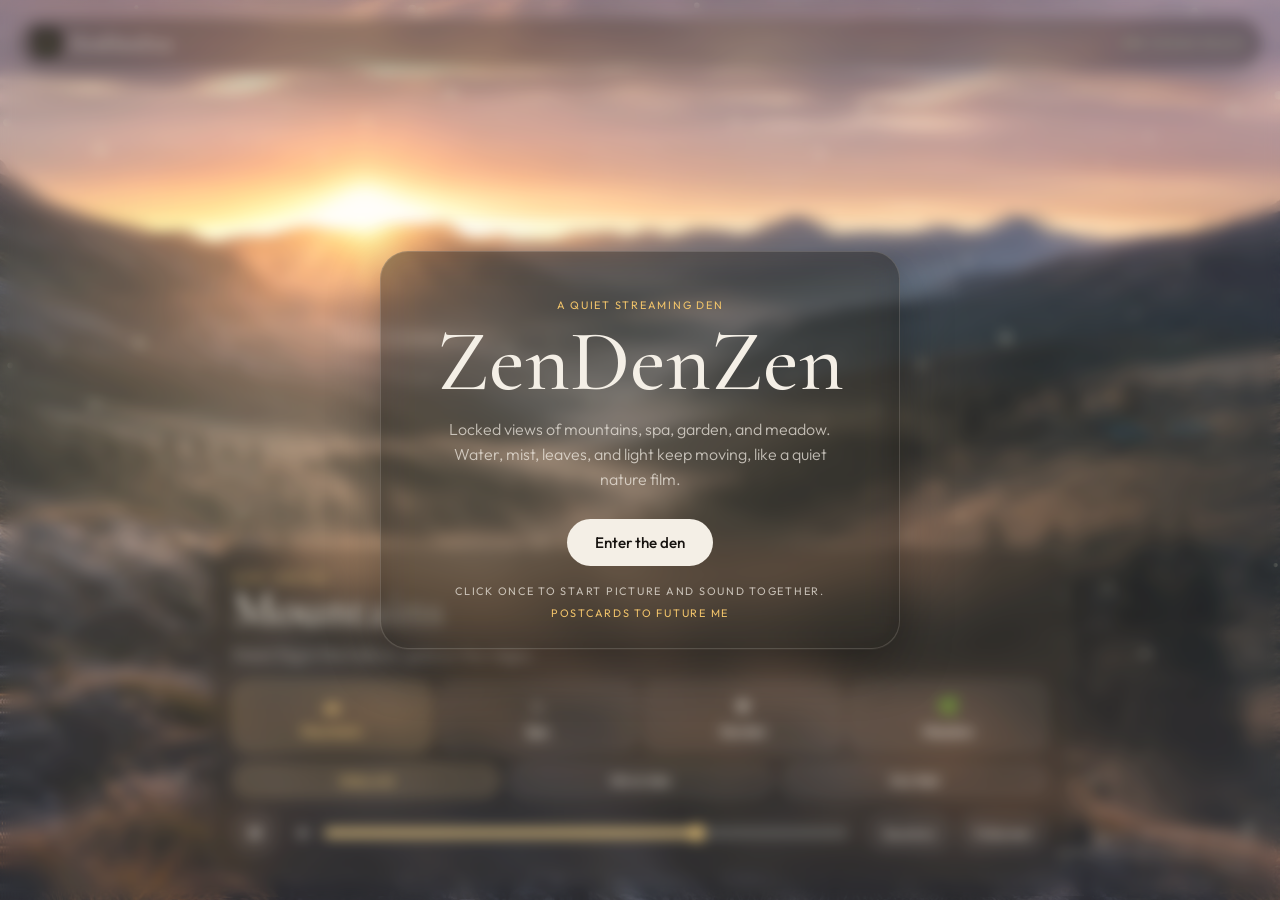
<file: index.html>
<!DOCTYPE html>
<html lang="en">
  <head>
    <meta charset="utf-8" />
    <meta name="viewport" content="width=device-width, initial-scale=1, viewport-fit=cover" />
    <meta name="theme-color" content="#7ec8ff" />
    <meta
      name="description"
      content="ZenDenZen holds still views of mountains, spa, garden, and meadow while the atmosphere keeps moving, with relaxing spa audio."
    />
    <meta property="og:title" content="ZenDenZen" />
    <meta
      property="og:description"
      content="Still views. Living weather. Spa sound."
    />
    <meta property="og:type" content="website" />
    <title>ZenDenZen — living views, spa sound</title>
    <link rel="icon" href="./favicon.svg" type="image/svg+xml" />
    <link rel="preconnect" href="https://fonts.googleapis.com" />
    <link rel="preconnect" href="https://fonts.gstatic.com" crossorigin />
    <link rel="preconnect" href="https://assets.mixkit.co" crossorigin />
    <link
      href="https://fonts.googleapis.com/css2?family=Cormorant+Garamond:ital,wght@0,500;0,600;1,500&family=Outfit:wght@300;400;500;600&display=swap"
      rel="stylesheet"
    />
    <link rel="stylesheet" href="./styles.css" />
  </head>
  <body>
    <div class="stage" aria-hidden="true">
      <div id="viewA" class="film is-front">
        <img class="plate" alt="" />
        <canvas class="atmosphere"></canvas>
      </div>
      <div id="viewB" class="film">
        <img class="plate" alt="" />
        <canvas class="atmosphere"></canvas>
      </div>
      <div class="wash"></div>
      <div class="vignette"></div>
    </div>

    <div id="gate" class="gate">
      <div class="gate-card">
        <p class="eyebrow">A quiet streaming den</p>
        <h1>ZenDenZen</h1>
        <p class="lede">
          Locked views of mountains, spa, garden, and meadow. Water, mist, leaves,
          and light keep moving, like a quiet nature film.
        </p>
        <button id="enterBtn" class="enter" type="button">Enter the den</button>
        <p class="hint">Click once to start picture and sound together.</p>
        <p class="hint"><a href="./postcards/">Postcards to Future Me</a></p>
      </div>
    </div>

    <header class="topbar">
      <div class="brand">
        <img src="./favicon.svg" width="28" height="28" alt="" />
        <span>ZenDenZen</span>
      </div>
      <p id="nowPlaying" class="now-playing">Spa sound ready</p>
    </header>

    <section class="hud" aria-label="Playback controls">
      <div class="scene-copy">
        <p id="sceneKicker" class="kicker">Now viewing</p>
        <h2 id="sceneTitle">Mountains</h2>
        <p id="sceneBlurb">Dawn fog in the hollows, gold on the ridges.</p>
      </div>

      <div class="scene-row" role="tablist" aria-label="Ambient scenes">
        <button class="scene is-active" data-scene="mountains" type="button" role="tab" aria-selected="true">
          <span class="scene-icon" aria-hidden="true">⛰</span>
          Mountains
        </button>
        <button class="scene" data-scene="spa" type="button" role="tab" aria-selected="false">
          <span class="scene-icon" aria-hidden="true">♨</span>
          Spa
        </button>
        <button class="scene" data-scene="garden" type="button" role="tab" aria-selected="false">
          <span class="scene-icon" aria-hidden="true">❀</span>
          Garden
        </button>
        <button class="scene" data-scene="meadow" type="button" role="tab" aria-selected="false">
          <span class="scene-icon" aria-hidden="true">🌿</span>
          Meadow
        </button>
      </div>

      <div id="variantRow" class="variant-row" role="radiogroup" aria-label="Atmosphere options"></div>

      <div class="transport">
        <button id="playBtn" class="icon-btn" type="button" aria-label="Pause">
          <svg id="playIcon" viewBox="0 0 24 24" aria-hidden="true">
            <rect x="6" y="5" width="4" height="14" rx="1"></rect>
            <rect x="14" y="5" width="4" height="14" rx="1"></rect>
          </svg>
        </button>
        <label class="volume">
          <span class="sr-only">Volume</span>
          <svg viewBox="0 0 24 24" aria-hidden="true">
            <path d="M4 10v4h3l5 4V6L7 10H4z" fill="currentColor"></path>
            <path d="M16 8.5a5 5 0 0 1 0 7" fill="none" stroke="currentColor" stroke-width="1.6" stroke-linecap="round"></path>
          </svg>
          <input id="volume" type="range" min="0" max="100" value="72" />
        </label>
        <button id="muteBtn" class="text-btn" type="button">Sound on</button>
        <button id="fullscreenBtn" class="text-btn" type="button">Fullscreen</button>
      </div>
    </section>

    <footer class="credits">
      Locked-camera plates with living weather. Spa audio by Eugenio Mininni &amp; Arulo.
    </footer>

    <script src="./audio.js"></script>
    <script src="./scenes.js"></script>
    <script src="./app.js"></script>
  </body>
</html>
</file>
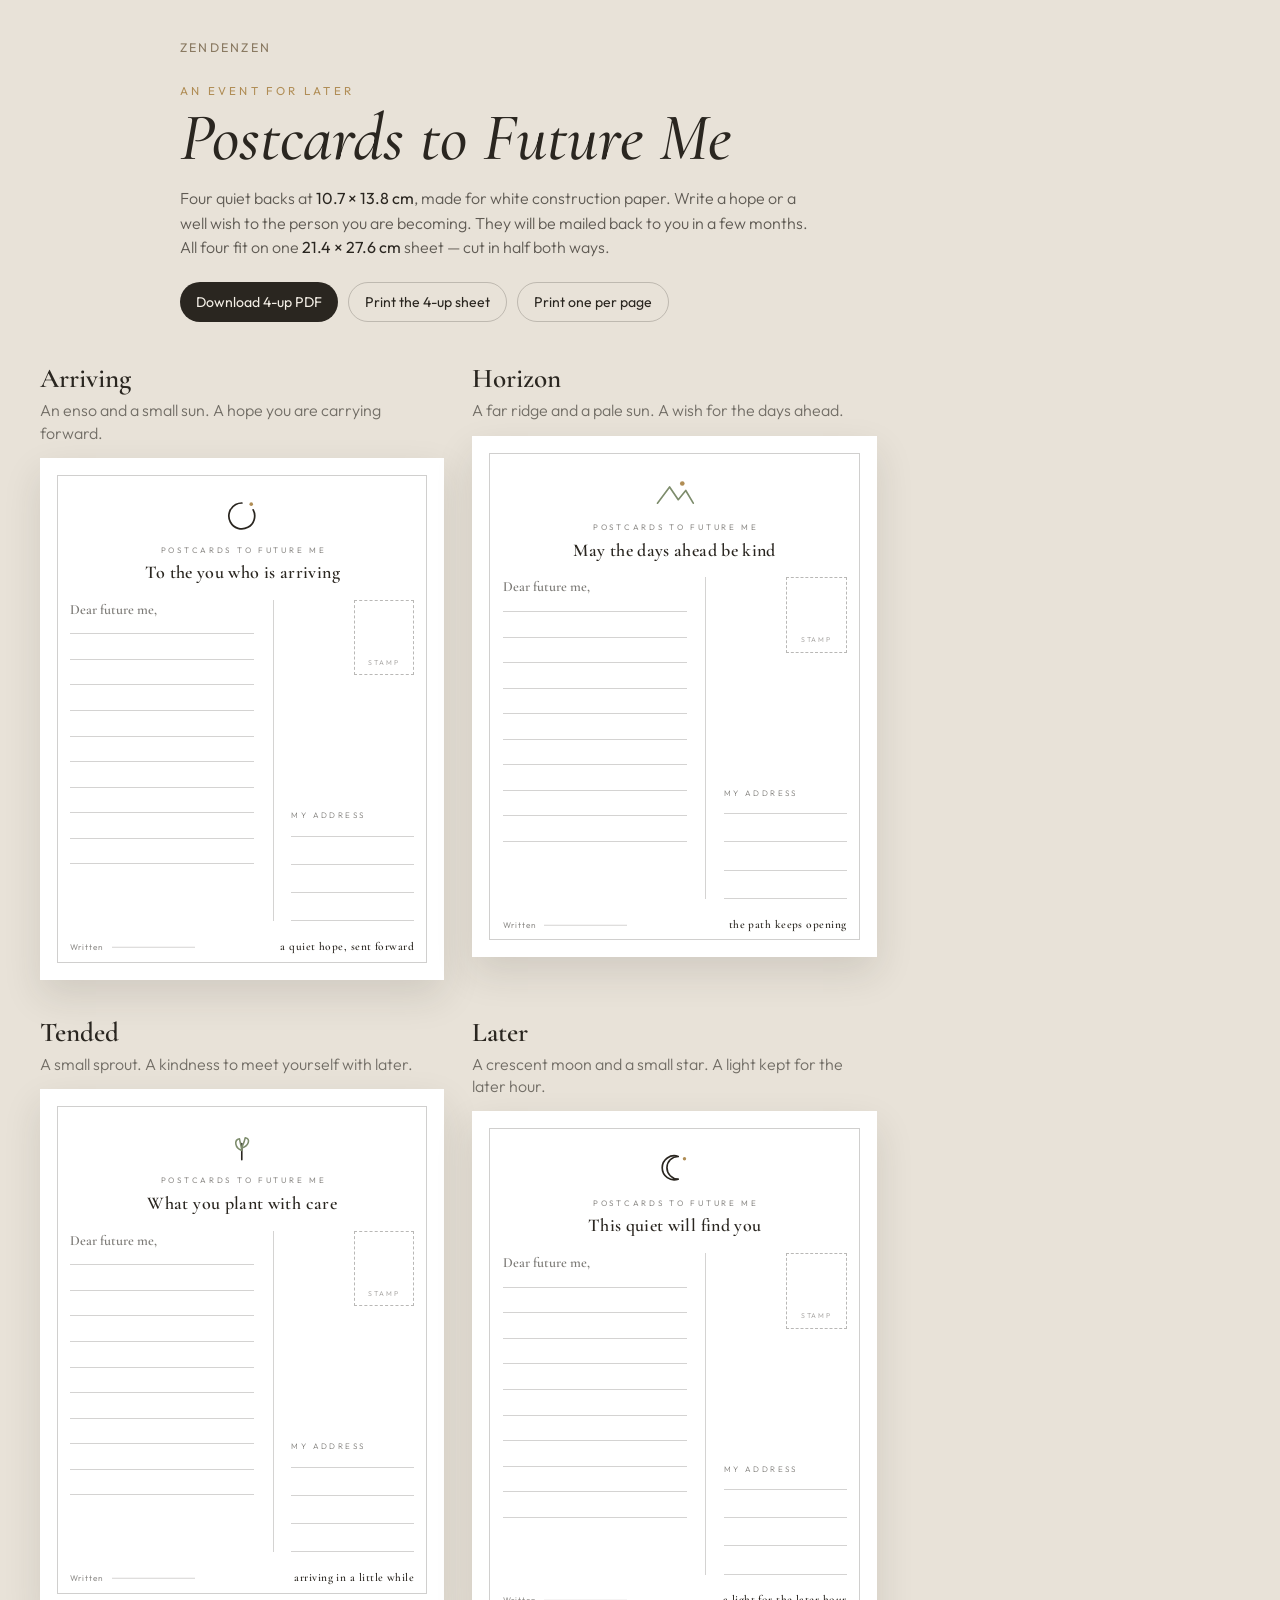
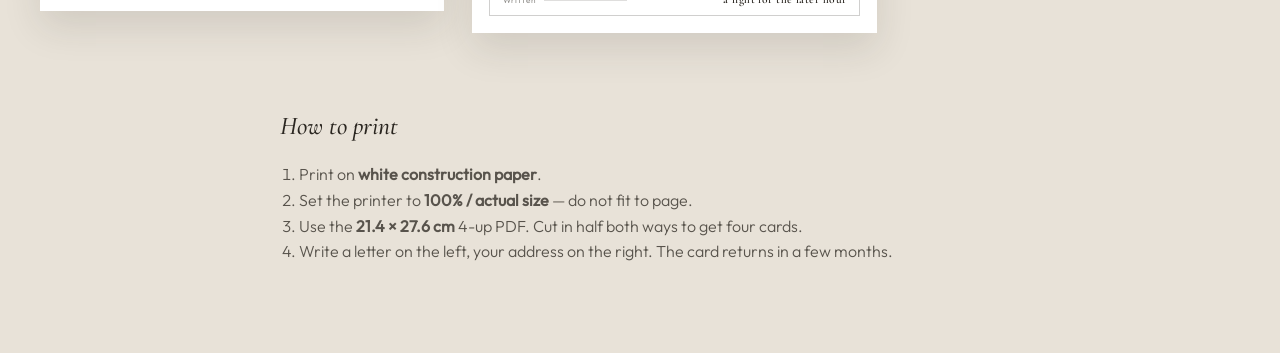
<file: postcards/index.html>
<!DOCTYPE html>
<html lang="en">
  <head>
    <meta charset="utf-8" />
    <meta name="viewport" content="width=device-width, initial-scale=1" />
    <title>Postcards to Future Me — 10.7 × 13.8 cm</title>
    <meta
      name="description"
      content="Four zen postcard backs for Postcards to Future Me. Print four to a 21.4cm × 27.6cm sheet."
    />
    <link rel="icon" href="../favicon.svg" type="image/svg+xml" />
    <link rel="stylesheet" href="./fonts.css" />
    <link rel="stylesheet" href="./cards.css" />
    <link rel="stylesheet" href="./gallery.css" />
  </head>
  <body>
    <svg xmlns="http://www.w3.org/2000/svg" aria-hidden="true" class="sprite">
      <symbol id="motif-arriving" viewBox="0 0 36 36" fill="none">
        <circle cx="18" cy="19" r="11.2" stroke="#2a2620" stroke-width="1.5" stroke-linecap="round" stroke-dasharray="58 12" transform="rotate(-28 18 19)"/>
        <circle cx="26.2" cy="8.8" r="1.55" fill="#b08d55" stroke="none"/>
      </symbol>
      <symbol id="motif-horizon" viewBox="0 0 36 36" fill="none">
        <path d="M3 27 L13.5 13 L21 24 L27.5 16 L34 27" stroke="#7d8c6c" stroke-width="1.45" stroke-linecap="round" stroke-linejoin="round"/>
        <circle cx="24.5" cy="10" r="2" fill="#b08d55" stroke="none"/>
      </symbol>
      <symbol id="motif-tended" viewBox="0 0 36 36" fill="none">
        <path d="M18 30 V16" stroke="#2a2620" stroke-width="1.4" stroke-linecap="round"/>
        <path d="M18 22 C12 20 11 13 16 12 C17 17 18 20 18 22" stroke="#7d8c6c" stroke-width="1.35" stroke-linecap="round" stroke-linejoin="round"/>
        <path d="M18 20 C24 18 26 12 21 11 C20 16 18 19 18 20" stroke="#7d8c6c" stroke-width="1.35" stroke-linecap="round" stroke-linejoin="round"/>
      </symbol>
      <symbol id="motif-later" viewBox="0 0 36 36" fill="none">
        <path d="M21 8.2 A10.4 10.4 0 1 0 21 27.8 A7.6 7.6 0 1 1 21 8.2 Z" stroke="#2a2620" stroke-width="1.45" stroke-linejoin="round"/>
        <circle cx="26.4" cy="10.2" r="1.45" fill="#b08d55" stroke="none"/>
      </symbol>
    </svg>

    <header class="page-head">
      <a class="home" href="../">ZenDenZen</a>
      <p class="eyebrow">An event for later</p>
      <h1>Postcards to Future Me</h1>
      <p class="lede">
        Four quiet backs at <strong>10.7 × 13.8 cm</strong>, made for white construction
        paper. Write a hope or a well wish to the person you are becoming. They
        will be mailed back to you in a few months. All four fit on one
        <strong>21.4 × 27.6 cm</strong> sheet — cut in half both ways.
      </p>
      <div class="actions">
        <a class="btn" href="./pdf/zen-postcards.pdf" download>Download 4-up PDF</a>
        <a class="btn ghost" href="./print-sheet.html">Print the 4-up sheet</a>
        <a class="btn ghost" href="./print-exact.html">Print one per page</a>
      </div>
    </header>

    <main class="gallery">
      <section>
        <h2>Arriving</h2>
        <p>An enso and a small sun. A hope you are carrying forward.</p>
        <article class="card theme-arriving">
          <div class="frame"></div>
          <header class="head">
            <svg aria-hidden="true"><use href="#motif-arriving"/></svg>
            <p class="event">Postcards to Future Me</p>
            <h3 class="prompt">To the you who is arriving</h3>
          </header>
          <div class="split">
            <section class="letter">
              <p class="salute">Dear future me,</p>
              <div class="lines" aria-hidden="true"><span></span><span></span><span></span><span></span><span></span><span></span><span></span><span></span><span></span><span></span></div>
            </section>
            <div class="rule" aria-hidden="true"></div>
            <section class="address">
              <div class="stamp">stamp</div>
              <p class="label">My address</p>
              <div class="lines" aria-hidden="true"><span></span><span></span><span></span><span></span></div>
            </section>
          </div>
          <footer class="foot">
            <span class="date">Written <span class="blank"></span></span>
            <span class="wish">a quiet hope, sent forward</span>
          </footer>
        </article>
      </section>

      <section>
        <h2>Horizon</h2>
        <p>A far ridge and a pale sun. A wish for the days ahead.</p>
        <article class="card theme-horizon">
          <div class="frame"></div>
          <header class="head">
            <svg aria-hidden="true"><use href="#motif-horizon"/></svg>
            <p class="event">Postcards to Future Me</p>
            <h3 class="prompt">May the days ahead be kind</h3>
          </header>
          <div class="split">
            <section class="letter">
              <p class="salute">Dear future me,</p>
              <div class="lines" aria-hidden="true"><span></span><span></span><span></span><span></span><span></span><span></span><span></span><span></span><span></span><span></span></div>
            </section>
            <div class="rule" aria-hidden="true"></div>
            <section class="address">
              <div class="stamp">stamp</div>
              <p class="label">My address</p>
              <div class="lines" aria-hidden="true"><span></span><span></span><span></span><span></span></div>
            </section>
          </div>
          <footer class="foot">
            <span class="date">Written <span class="blank"></span></span>
            <span class="wish">the path keeps opening</span>
          </footer>
        </article>
      </section>

      <section>
        <h2>Tended</h2>
        <p>A small sprout. A kindness to meet yourself with later.</p>
        <article class="card theme-tended">
          <div class="frame"></div>
          <header class="head">
            <svg aria-hidden="true"><use href="#motif-tended"/></svg>
            <p class="event">Postcards to Future Me</p>
            <h3 class="prompt">What you plant with care</h3>
          </header>
          <div class="split">
            <section class="letter">
              <p class="salute">Dear future me,</p>
              <div class="lines" aria-hidden="true"><span></span><span></span><span></span><span></span><span></span><span></span><span></span><span></span><span></span><span></span></div>
            </section>
            <div class="rule" aria-hidden="true"></div>
            <section class="address">
              <div class="stamp">stamp</div>
              <p class="label">My address</p>
              <div class="lines" aria-hidden="true"><span></span><span></span><span></span><span></span></div>
            </section>
          </div>
          <footer class="foot">
            <span class="date">Written <span class="blank"></span></span>
            <span class="wish">arriving in a little while</span>
          </footer>
        </article>
      </section>

      <section>
        <h2>Later</h2>
        <p>A crescent moon and a small star. A light kept for the later hour.</p>
        <article class="card theme-later">
          <div class="frame"></div>
          <header class="head">
            <svg aria-hidden="true"><use href="#motif-later"/></svg>
            <p class="event">Postcards to Future Me</p>
            <h3 class="prompt">This quiet will find you</h3>
          </header>
          <div class="split">
            <section class="letter">
              <p class="salute">Dear future me,</p>
              <div class="lines" aria-hidden="true"><span></span><span></span><span></span><span></span><span></span><span></span><span></span><span></span><span></span><span></span></div>
            </section>
            <div class="rule" aria-hidden="true"></div>
            <section class="address">
              <div class="stamp">stamp</div>
              <p class="label">My address</p>
              <div class="lines" aria-hidden="true"><span></span><span></span><span></span><span></span></div>
            </section>
          </div>
          <footer class="foot">
            <span class="date">Written <span class="blank"></span></span>
            <span class="wish">a light for the later hour</span>
          </footer>
        </article>
      </section>
    </main>

    <aside class="how">
      <h2>How to print</h2>
      <ol>
        <li>Print on <strong>white construction paper</strong>.</li>
        <li>Set the printer to <strong>100% / actual size</strong> — do not fit to page.</li>
        <li>Use the <strong>21.4 × 27.6 cm</strong> 4-up PDF. Cut in half both ways to get four cards.</li>
        <li>Write a letter on the left, your address on the right. The card returns in a few months.</li>
      </ol>
    </aside>
  </body>
</html>
</file>
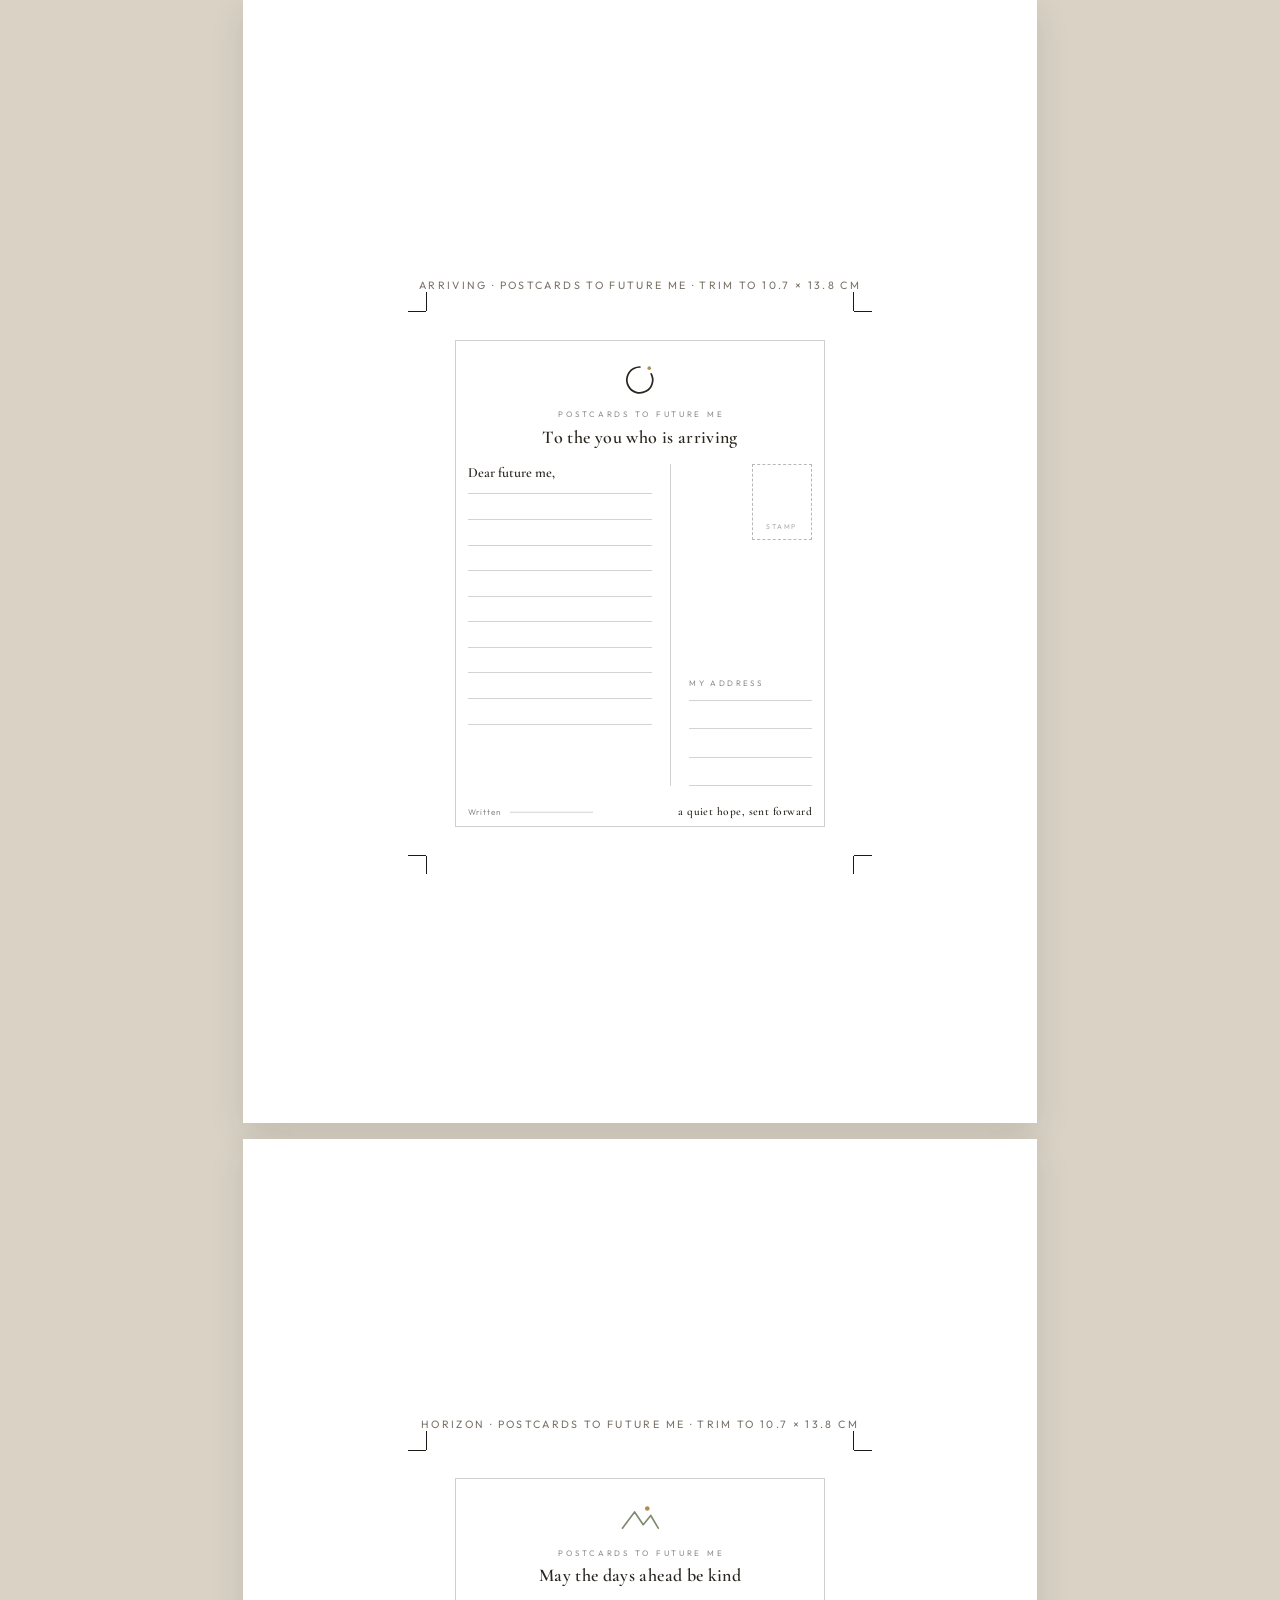
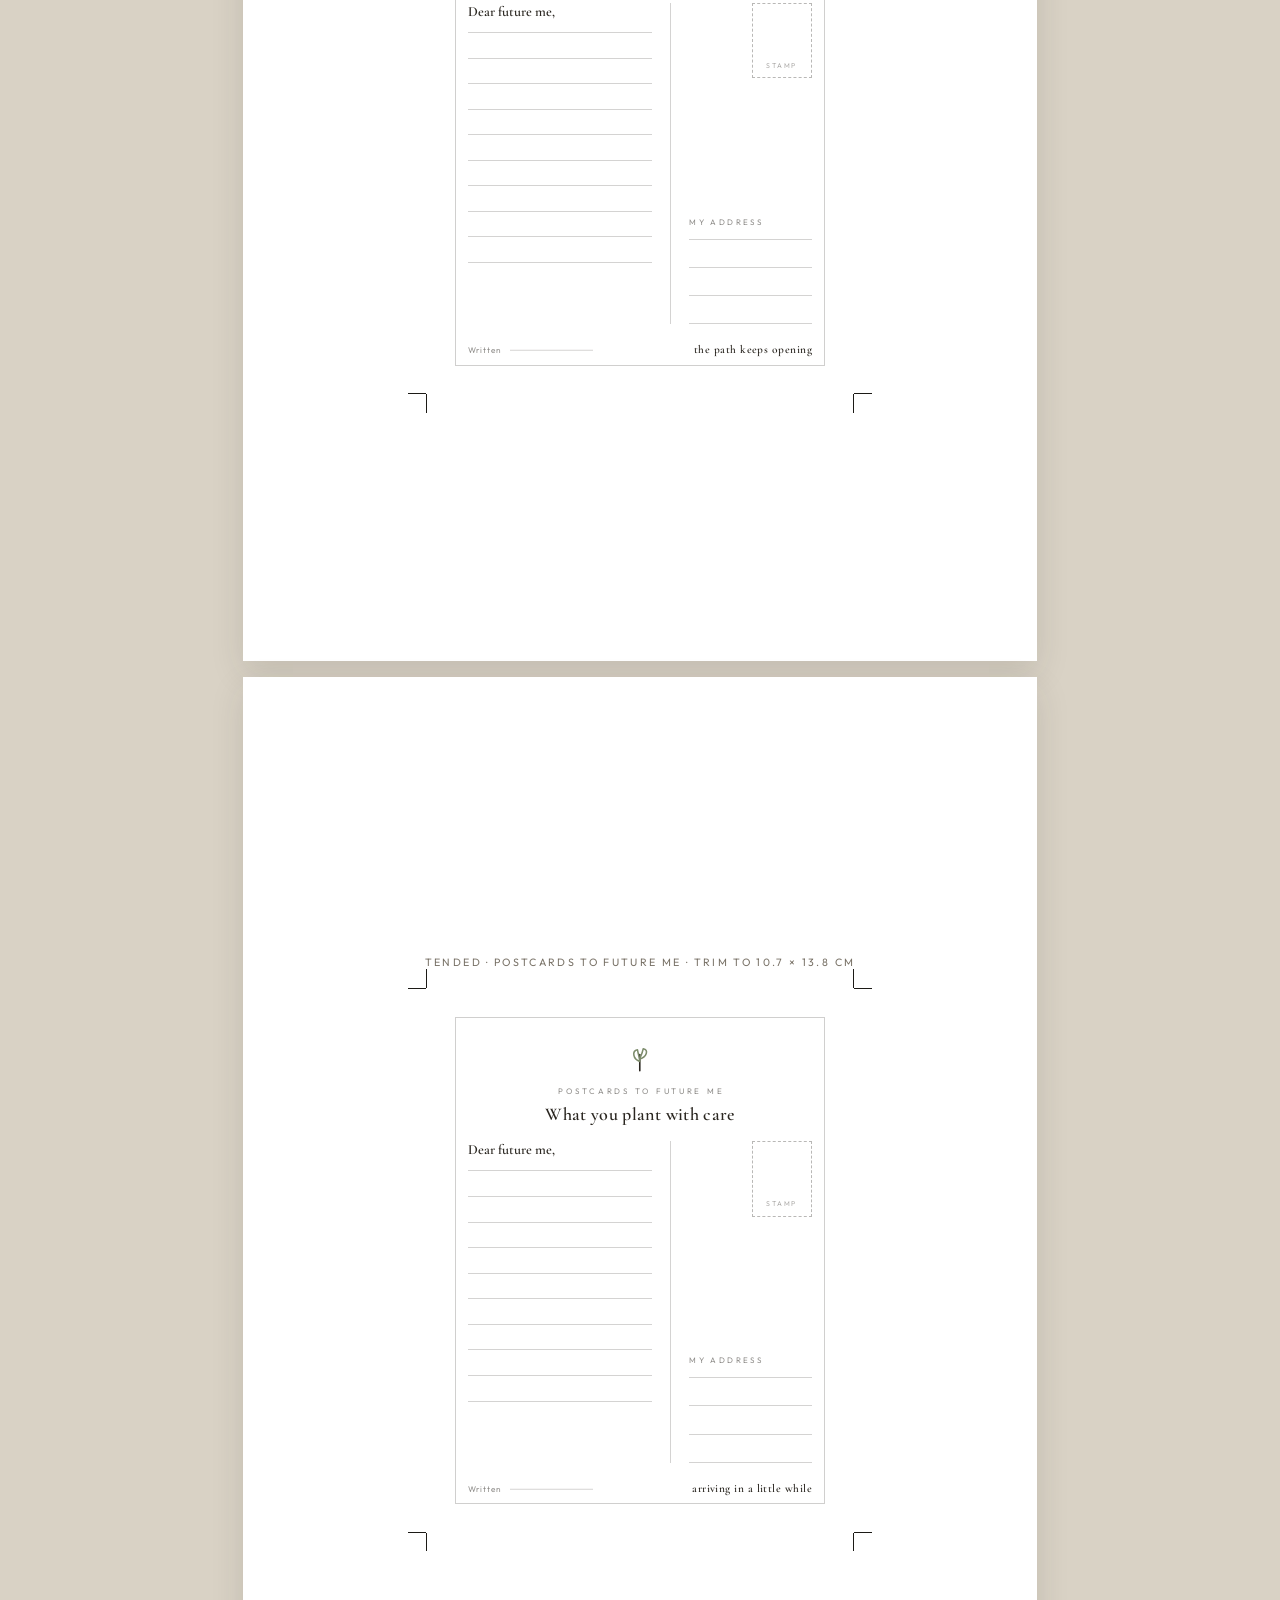
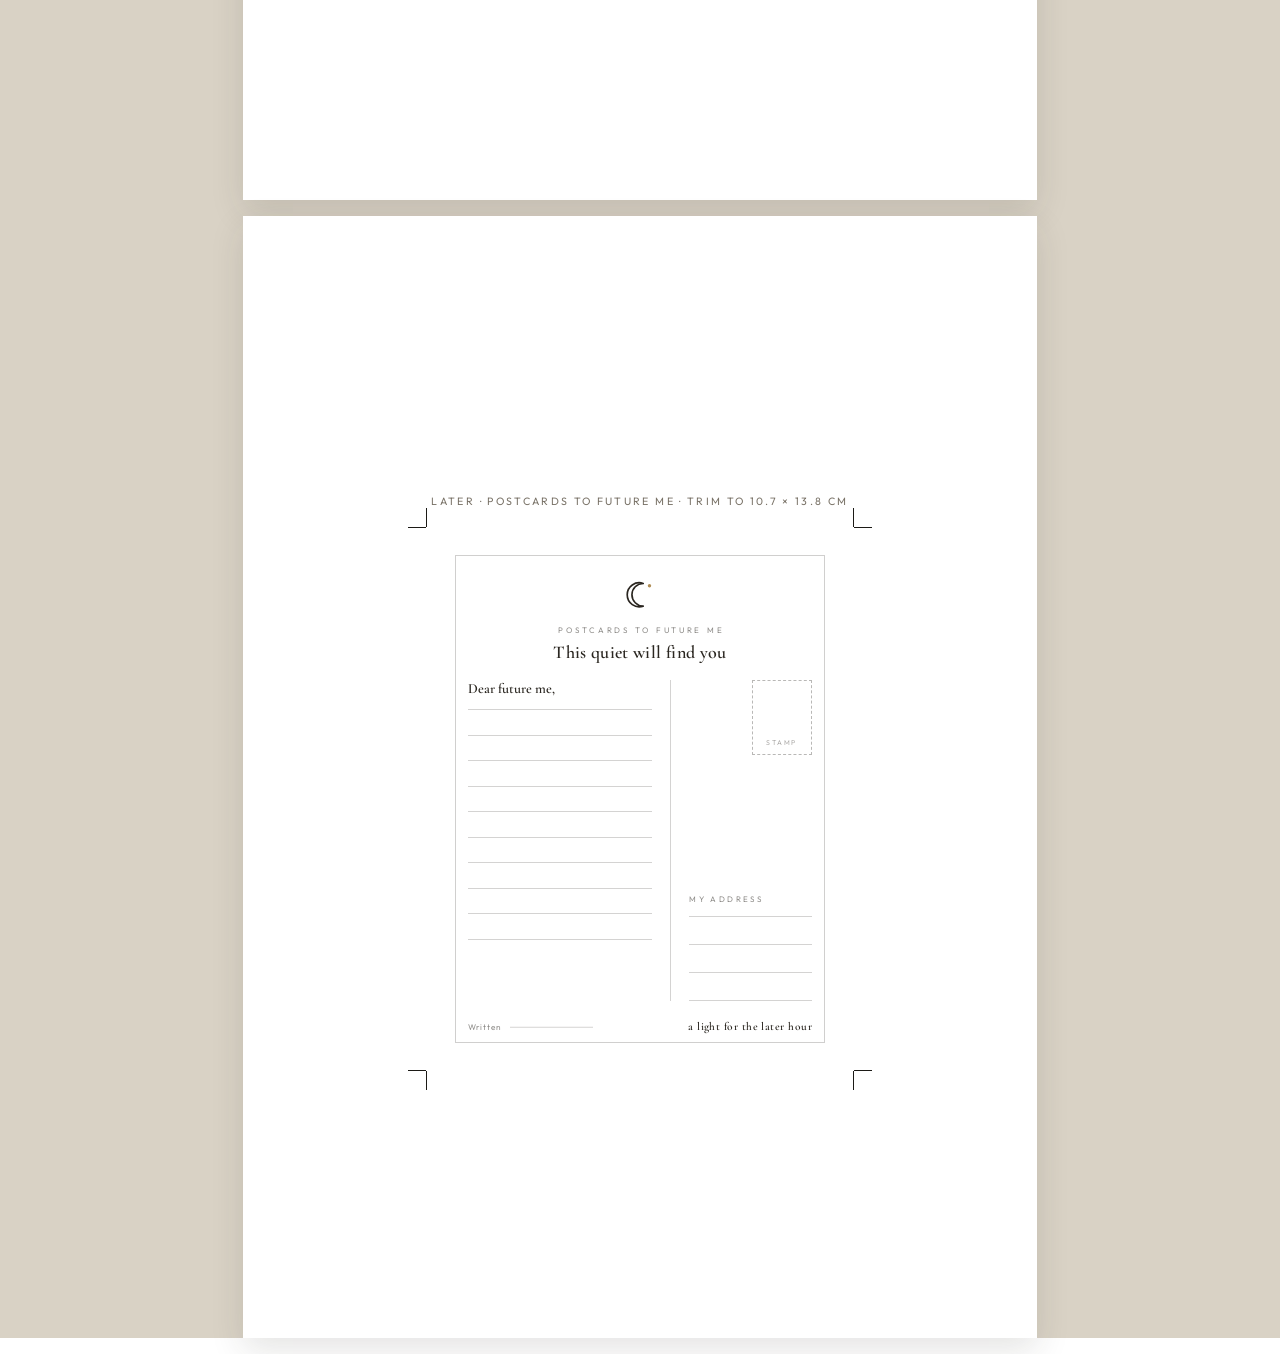
<file: postcards/print-a4.html>
<!DOCTYPE html>
<html lang="en">
  <head>
    <meta charset="utf-8" />
    <title>Print Postcards to Future Me on A4 — crop to 10.7 × 13.8 cm</title>
    <link rel="stylesheet" href="./fonts.css" />
    <link rel="stylesheet" href="./cards.css" />
    <link rel="stylesheet" href="./print-a4.css" />
  </head>
  <body>
    
    <svg xmlns="http://www.w3.org/2000/svg" aria-hidden="true" class="sprite">
      <symbol id="motif-arriving" viewBox="0 0 36 36" fill="none">
        <circle cx="18" cy="19" r="11.2" stroke="#2a2620" stroke-width="1.5" stroke-linecap="round" stroke-dasharray="58 12" transform="rotate(-28 18 19)"/>
        <circle cx="26.2" cy="8.8" r="1.55" fill="#b08d55" stroke="none"/>
      </symbol>
      <symbol id="motif-horizon" viewBox="0 0 36 36" fill="none">
        <path d="M3 27 L13.5 13 L21 24 L27.5 16 L34 27" stroke="#7d8c6c" stroke-width="1.45" stroke-linecap="round" stroke-linejoin="round"/>
        <circle cx="24.5" cy="10" r="2" fill="#b08d55" stroke="none"/>
      </symbol>
      <symbol id="motif-tended" viewBox="0 0 36 36" fill="none">
        <path d="M18 30 V16" stroke="#2a2620" stroke-width="1.4" stroke-linecap="round"/>
        <path d="M18 22 C12 20 11 13 16 12 C17 17 18 20 18 22" stroke="#7d8c6c" stroke-width="1.35" stroke-linecap="round" stroke-linejoin="round"/>
        <path d="M18 20 C24 18 26 12 21 11 C20 16 18 19 18 20" stroke="#7d8c6c" stroke-width="1.35" stroke-linecap="round" stroke-linejoin="round"/>
      </symbol>
      <symbol id="motif-later" viewBox="0 0 36 36" fill="none">
        <path d="M21 8.2 A10.4 10.4 0 1 0 21 27.8 A7.6 7.6 0 1 1 21 8.2 Z" stroke="#2a2620" stroke-width="1.45" stroke-linejoin="round"/>
        <circle cx="26.4" cy="10.2" r="1.45" fill="#b08d55" stroke="none"/>
      </symbol>
    </svg>

        <div class="sheet">
          <p class="cut-label">arriving · Postcards to Future Me · trim to 10.7 × 13.8 cm</p>
          <div class="trim">
            <span class="mark tl-h"></span><span class="mark tl-v"></span>
            <span class="mark tr-h"></span><span class="mark tr-v"></span>
            <span class="mark bl-h"></span><span class="mark bl-v"></span>
            <span class="mark br-h"></span><span class="mark br-v"></span>
            
          <article class="card theme-arriving">
            <div class="frame"></div>
            <header class="head">
              <svg aria-hidden="true"><use href="#motif-arriving"/></svg>
              <p class="event">Postcards to Future Me</p>
              <h3 class="prompt">To the you who is arriving</h3>
            </header>
            <div class="split">
              <section class="letter">
                <p class="salute">Dear future me,</p>
                <div class="lines" aria-hidden="true"><span></span><span></span><span></span><span></span><span></span><span></span><span></span><span></span><span></span><span></span></div>
              </section>
              <div class="rule" aria-hidden="true"></div>
              <section class="address">
                <div class="stamp">stamp</div>
                <p class="label">My address</p>
                <div class="lines" aria-hidden="true"><span></span><span></span><span></span><span></span></div>
              </section>
            </div>
            <footer class="foot">
              <span class="date">Written <span class="blank"></span></span>
              <span class="wish">a quiet hope, sent forward</span>
            </footer>
          </article>
          </div>
        </div>
        <div class="sheet">
          <p class="cut-label">horizon · Postcards to Future Me · trim to 10.7 × 13.8 cm</p>
          <div class="trim">
            <span class="mark tl-h"></span><span class="mark tl-v"></span>
            <span class="mark tr-h"></span><span class="mark tr-v"></span>
            <span class="mark bl-h"></span><span class="mark bl-v"></span>
            <span class="mark br-h"></span><span class="mark br-v"></span>
            
          <article class="card theme-horizon">
            <div class="frame"></div>
            <header class="head">
              <svg aria-hidden="true"><use href="#motif-horizon"/></svg>
              <p class="event">Postcards to Future Me</p>
              <h3 class="prompt">May the days ahead be kind</h3>
            </header>
            <div class="split">
              <section class="letter">
                <p class="salute">Dear future me,</p>
                <div class="lines" aria-hidden="true"><span></span><span></span><span></span><span></span><span></span><span></span><span></span><span></span><span></span><span></span></div>
              </section>
              <div class="rule" aria-hidden="true"></div>
              <section class="address">
                <div class="stamp">stamp</div>
                <p class="label">My address</p>
                <div class="lines" aria-hidden="true"><span></span><span></span><span></span><span></span></div>
              </section>
            </div>
            <footer class="foot">
              <span class="date">Written <span class="blank"></span></span>
              <span class="wish">the path keeps opening</span>
            </footer>
          </article>
          </div>
        </div>
        <div class="sheet">
          <p class="cut-label">tended · Postcards to Future Me · trim to 10.7 × 13.8 cm</p>
          <div class="trim">
            <span class="mark tl-h"></span><span class="mark tl-v"></span>
            <span class="mark tr-h"></span><span class="mark tr-v"></span>
            <span class="mark bl-h"></span><span class="mark bl-v"></span>
            <span class="mark br-h"></span><span class="mark br-v"></span>
            
          <article class="card theme-tended">
            <div class="frame"></div>
            <header class="head">
              <svg aria-hidden="true"><use href="#motif-tended"/></svg>
              <p class="event">Postcards to Future Me</p>
              <h3 class="prompt">What you plant with care</h3>
            </header>
            <div class="split">
              <section class="letter">
                <p class="salute">Dear future me,</p>
                <div class="lines" aria-hidden="true"><span></span><span></span><span></span><span></span><span></span><span></span><span></span><span></span><span></span><span></span></div>
              </section>
              <div class="rule" aria-hidden="true"></div>
              <section class="address">
                <div class="stamp">stamp</div>
                <p class="label">My address</p>
                <div class="lines" aria-hidden="true"><span></span><span></span><span></span><span></span></div>
              </section>
            </div>
            <footer class="foot">
              <span class="date">Written <span class="blank"></span></span>
              <span class="wish">arriving in a little while</span>
            </footer>
          </article>
          </div>
        </div>
        <div class="sheet">
          <p class="cut-label">later · Postcards to Future Me · trim to 10.7 × 13.8 cm</p>
          <div class="trim">
            <span class="mark tl-h"></span><span class="mark tl-v"></span>
            <span class="mark tr-h"></span><span class="mark tr-v"></span>
            <span class="mark bl-h"></span><span class="mark bl-v"></span>
            <span class="mark br-h"></span><span class="mark br-v"></span>
            
          <article class="card theme-later">
            <div class="frame"></div>
            <header class="head">
              <svg aria-hidden="true"><use href="#motif-later"/></svg>
              <p class="event">Postcards to Future Me</p>
              <h3 class="prompt">This quiet will find you</h3>
            </header>
            <div class="split">
              <section class="letter">
                <p class="salute">Dear future me,</p>
                <div class="lines" aria-hidden="true"><span></span><span></span><span></span><span></span><span></span><span></span><span></span><span></span><span></span><span></span></div>
              </section>
              <div class="rule" aria-hidden="true"></div>
              <section class="address">
                <div class="stamp">stamp</div>
                <p class="label">My address</p>
                <div class="lines" aria-hidden="true"><span></span><span></span><span></span><span></span></div>
              </section>
            </div>
            <footer class="foot">
              <span class="date">Written <span class="blank"></span></span>
              <span class="wish">a light for the later hour</span>
            </footer>
          </article>
          </div>
        </div>
  </body>
</html>
</file>
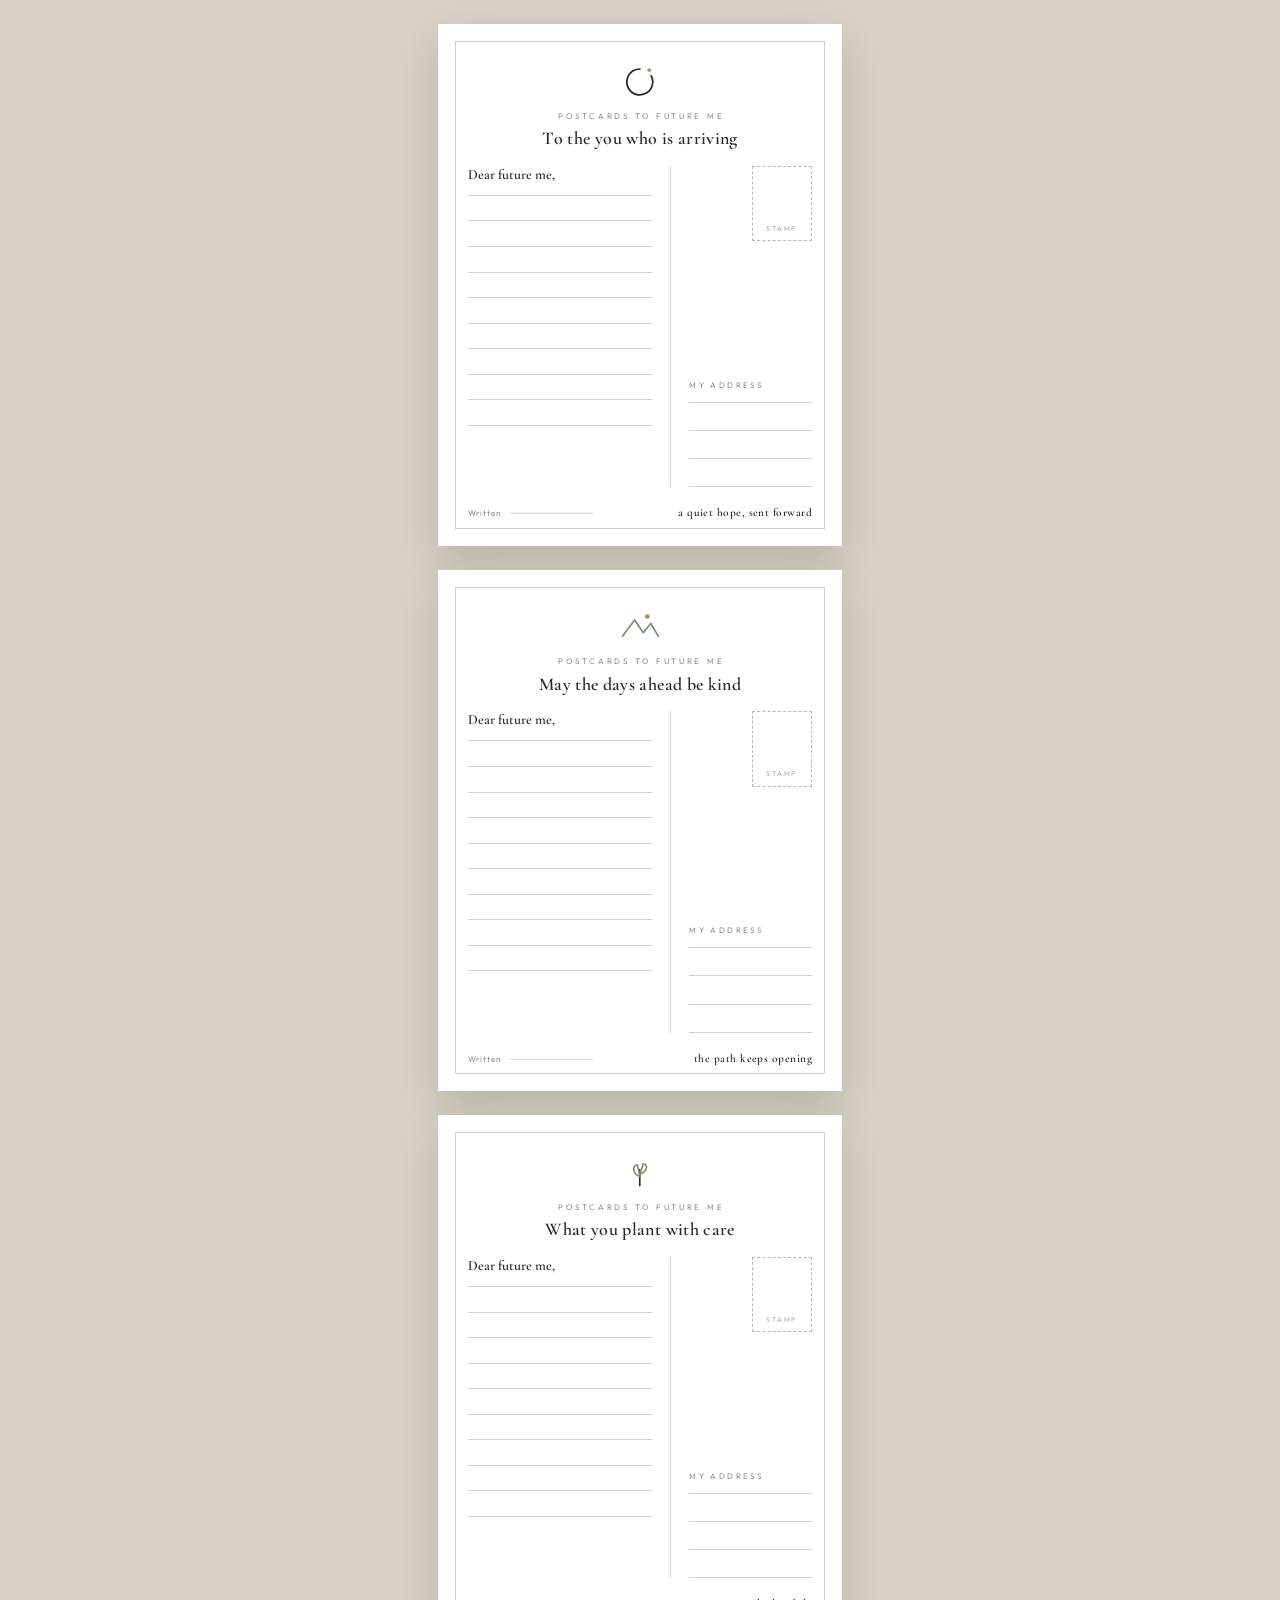
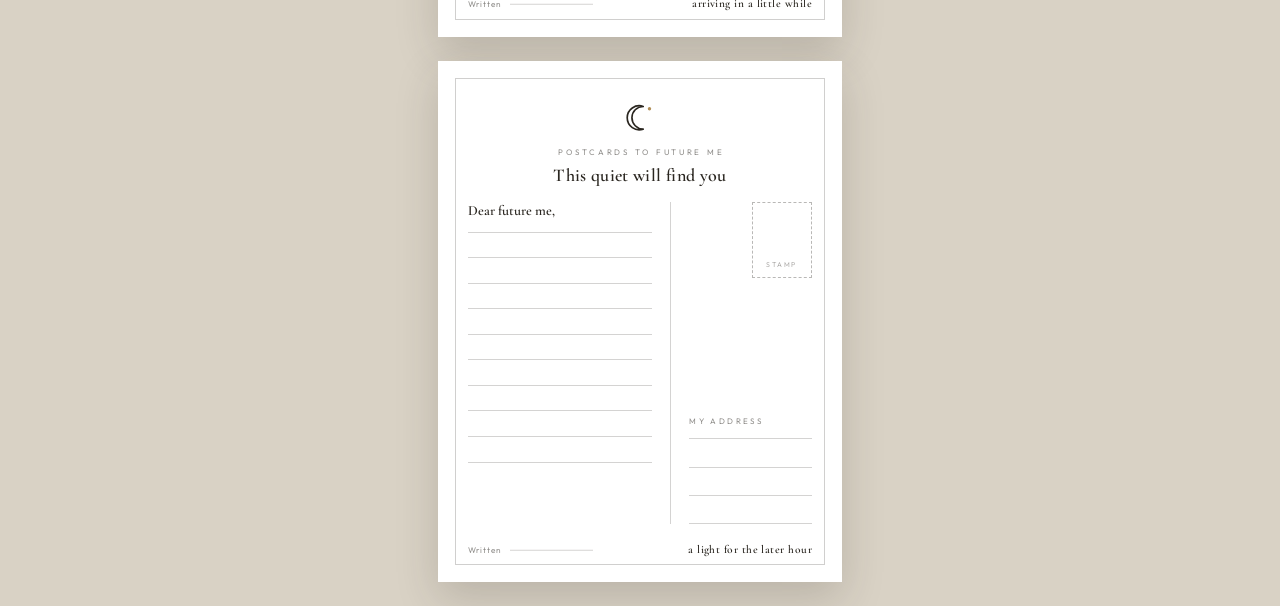
<file: postcards/print-exact.html>
<!DOCTYPE html>
<html lang="en">
  <head>
    <meta charset="utf-8" />
    <title>Print Postcards to Future Me — 10.7 × 13.8 cm</title>
    <link rel="stylesheet" href="./fonts.css" />
    <link rel="stylesheet" href="./cards.css" />
    <link rel="stylesheet" href="./print-exact.css" />
  </head>
  <body>
    
    <svg xmlns="http://www.w3.org/2000/svg" aria-hidden="true" class="sprite">
      <symbol id="motif-arriving" viewBox="0 0 36 36" fill="none">
        <circle cx="18" cy="19" r="11.2" stroke="#2a2620" stroke-width="1.5" stroke-linecap="round" stroke-dasharray="58 12" transform="rotate(-28 18 19)"/>
        <circle cx="26.2" cy="8.8" r="1.55" fill="#b08d55" stroke="none"/>
      </symbol>
      <symbol id="motif-horizon" viewBox="0 0 36 36" fill="none">
        <path d="M3 27 L13.5 13 L21 24 L27.5 16 L34 27" stroke="#7d8c6c" stroke-width="1.45" stroke-linecap="round" stroke-linejoin="round"/>
        <circle cx="24.5" cy="10" r="2" fill="#b08d55" stroke="none"/>
      </symbol>
      <symbol id="motif-tended" viewBox="0 0 36 36" fill="none">
        <path d="M18 30 V16" stroke="#2a2620" stroke-width="1.4" stroke-linecap="round"/>
        <path d="M18 22 C12 20 11 13 16 12 C17 17 18 20 18 22" stroke="#7d8c6c" stroke-width="1.35" stroke-linecap="round" stroke-linejoin="round"/>
        <path d="M18 20 C24 18 26 12 21 11 C20 16 18 19 18 20" stroke="#7d8c6c" stroke-width="1.35" stroke-linecap="round" stroke-linejoin="round"/>
      </symbol>
      <symbol id="motif-later" viewBox="0 0 36 36" fill="none">
        <path d="M21 8.2 A10.4 10.4 0 1 0 21 27.8 A7.6 7.6 0 1 1 21 8.2 Z" stroke="#2a2620" stroke-width="1.45" stroke-linejoin="round"/>
        <circle cx="26.4" cy="10.2" r="1.45" fill="#b08d55" stroke="none"/>
      </symbol>
    </svg>

        <div class="page">
          <article class="card theme-arriving">
            <div class="frame"></div>
            <header class="head">
              <svg aria-hidden="true"><use href="#motif-arriving"/></svg>
              <p class="event">Postcards to Future Me</p>
              <h3 class="prompt">To the you who is arriving</h3>
            </header>
            <div class="split">
              <section class="letter">
                <p class="salute">Dear future me,</p>
                <div class="lines" aria-hidden="true"><span></span><span></span><span></span><span></span><span></span><span></span><span></span><span></span><span></span><span></span></div>
              </section>
              <div class="rule" aria-hidden="true"></div>
              <section class="address">
                <div class="stamp">stamp</div>
                <p class="label">My address</p>
                <div class="lines" aria-hidden="true"><span></span><span></span><span></span><span></span></div>
              </section>
            </div>
            <footer class="foot">
              <span class="date">Written <span class="blank"></span></span>
              <span class="wish">a quiet hope, sent forward</span>
            </footer>
          </article>
        </div>
        <div class="page">
          <article class="card theme-horizon">
            <div class="frame"></div>
            <header class="head">
              <svg aria-hidden="true"><use href="#motif-horizon"/></svg>
              <p class="event">Postcards to Future Me</p>
              <h3 class="prompt">May the days ahead be kind</h3>
            </header>
            <div class="split">
              <section class="letter">
                <p class="salute">Dear future me,</p>
                <div class="lines" aria-hidden="true"><span></span><span></span><span></span><span></span><span></span><span></span><span></span><span></span><span></span><span></span></div>
              </section>
              <div class="rule" aria-hidden="true"></div>
              <section class="address">
                <div class="stamp">stamp</div>
                <p class="label">My address</p>
                <div class="lines" aria-hidden="true"><span></span><span></span><span></span><span></span></div>
              </section>
            </div>
            <footer class="foot">
              <span class="date">Written <span class="blank"></span></span>
              <span class="wish">the path keeps opening</span>
            </footer>
          </article>
        </div>
        <div class="page">
          <article class="card theme-tended">
            <div class="frame"></div>
            <header class="head">
              <svg aria-hidden="true"><use href="#motif-tended"/></svg>
              <p class="event">Postcards to Future Me</p>
              <h3 class="prompt">What you plant with care</h3>
            </header>
            <div class="split">
              <section class="letter">
                <p class="salute">Dear future me,</p>
                <div class="lines" aria-hidden="true"><span></span><span></span><span></span><span></span><span></span><span></span><span></span><span></span><span></span><span></span></div>
              </section>
              <div class="rule" aria-hidden="true"></div>
              <section class="address">
                <div class="stamp">stamp</div>
                <p class="label">My address</p>
                <div class="lines" aria-hidden="true"><span></span><span></span><span></span><span></span></div>
              </section>
            </div>
            <footer class="foot">
              <span class="date">Written <span class="blank"></span></span>
              <span class="wish">arriving in a little while</span>
            </footer>
          </article>
        </div>
        <div class="page">
          <article class="card theme-later">
            <div class="frame"></div>
            <header class="head">
              <svg aria-hidden="true"><use href="#motif-later"/></svg>
              <p class="event">Postcards to Future Me</p>
              <h3 class="prompt">This quiet will find you</h3>
            </header>
            <div class="split">
              <section class="letter">
                <p class="salute">Dear future me,</p>
                <div class="lines" aria-hidden="true"><span></span><span></span><span></span><span></span><span></span><span></span><span></span><span></span><span></span><span></span></div>
              </section>
              <div class="rule" aria-hidden="true"></div>
              <section class="address">
                <div class="stamp">stamp</div>
                <p class="label">My address</p>
                <div class="lines" aria-hidden="true"><span></span><span></span><span></span><span></span></div>
              </section>
            </div>
            <footer class="foot">
              <span class="date">Written <span class="blank"></span></span>
              <span class="wish">a light for the later hour</span>
            </footer>
          </article>
        </div>
  </body>
</html>
</file>
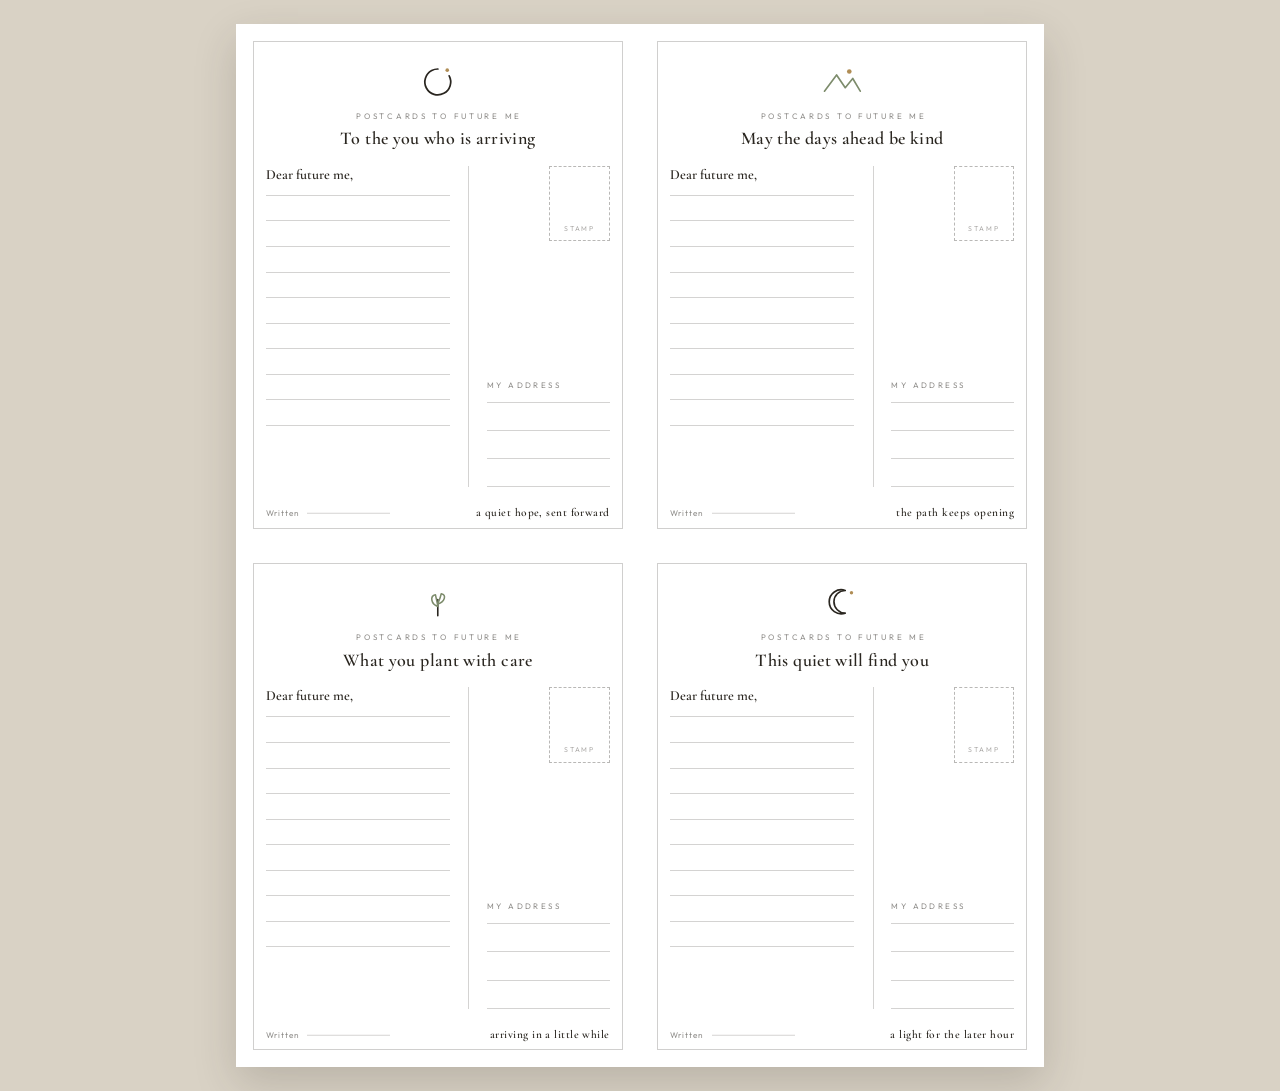
<file: postcards/print-sheet.html>
<!DOCTYPE html>
<html lang="en">
  <head>
    <meta charset="utf-8" />
    <title>Print Postcards to Future Me — 21.4 × 27.6 cm sheet</title>
    <link rel="stylesheet" href="./fonts.css" />
    <link rel="stylesheet" href="./cards.css" />
    <link rel="stylesheet" href="./print-sheet.css" />
  </head>
  <body>
    
    <svg xmlns="http://www.w3.org/2000/svg" aria-hidden="true" class="sprite">
      <symbol id="motif-arriving" viewBox="0 0 36 36" fill="none">
        <circle cx="18" cy="19" r="11.2" stroke="#2a2620" stroke-width="1.5" stroke-linecap="round" stroke-dasharray="58 12" transform="rotate(-28 18 19)"/>
        <circle cx="26.2" cy="8.8" r="1.55" fill="#b08d55" stroke="none"/>
      </symbol>
      <symbol id="motif-horizon" viewBox="0 0 36 36" fill="none">
        <path d="M3 27 L13.5 13 L21 24 L27.5 16 L34 27" stroke="#7d8c6c" stroke-width="1.45" stroke-linecap="round" stroke-linejoin="round"/>
        <circle cx="24.5" cy="10" r="2" fill="#b08d55" stroke="none"/>
      </symbol>
      <symbol id="motif-tended" viewBox="0 0 36 36" fill="none">
        <path d="M18 30 V16" stroke="#2a2620" stroke-width="1.4" stroke-linecap="round"/>
        <path d="M18 22 C12 20 11 13 16 12 C17 17 18 20 18 22" stroke="#7d8c6c" stroke-width="1.35" stroke-linecap="round" stroke-linejoin="round"/>
        <path d="M18 20 C24 18 26 12 21 11 C20 16 18 19 18 20" stroke="#7d8c6c" stroke-width="1.35" stroke-linecap="round" stroke-linejoin="round"/>
      </symbol>
      <symbol id="motif-later" viewBox="0 0 36 36" fill="none">
        <path d="M21 8.2 A10.4 10.4 0 1 0 21 27.8 A7.6 7.6 0 1 1 21 8.2 Z" stroke="#2a2620" stroke-width="1.45" stroke-linejoin="round"/>
        <circle cx="26.4" cy="10.2" r="1.45" fill="#b08d55" stroke="none"/>
      </symbol>
    </svg>

        <div class="pack">
        
          <article class="card theme-arriving">
            <div class="frame"></div>
            <header class="head">
              <svg aria-hidden="true"><use href="#motif-arriving"/></svg>
              <p class="event">Postcards to Future Me</p>
              <h3 class="prompt">To the you who is arriving</h3>
            </header>
            <div class="split">
              <section class="letter">
                <p class="salute">Dear future me,</p>
                <div class="lines" aria-hidden="true"><span></span><span></span><span></span><span></span><span></span><span></span><span></span><span></span><span></span><span></span></div>
              </section>
              <div class="rule" aria-hidden="true"></div>
              <section class="address">
                <div class="stamp">stamp</div>
                <p class="label">My address</p>
                <div class="lines" aria-hidden="true"><span></span><span></span><span></span><span></span></div>
              </section>
            </div>
            <footer class="foot">
              <span class="date">Written <span class="blank"></span></span>
              <span class="wish">a quiet hope, sent forward</span>
            </footer>
          </article>
        
          <article class="card theme-horizon">
            <div class="frame"></div>
            <header class="head">
              <svg aria-hidden="true"><use href="#motif-horizon"/></svg>
              <p class="event">Postcards to Future Me</p>
              <h3 class="prompt">May the days ahead be kind</h3>
            </header>
            <div class="split">
              <section class="letter">
                <p class="salute">Dear future me,</p>
                <div class="lines" aria-hidden="true"><span></span><span></span><span></span><span></span><span></span><span></span><span></span><span></span><span></span><span></span></div>
              </section>
              <div class="rule" aria-hidden="true"></div>
              <section class="address">
                <div class="stamp">stamp</div>
                <p class="label">My address</p>
                <div class="lines" aria-hidden="true"><span></span><span></span><span></span><span></span></div>
              </section>
            </div>
            <footer class="foot">
              <span class="date">Written <span class="blank"></span></span>
              <span class="wish">the path keeps opening</span>
            </footer>
          </article>
        
          <article class="card theme-tended">
            <div class="frame"></div>
            <header class="head">
              <svg aria-hidden="true"><use href="#motif-tended"/></svg>
              <p class="event">Postcards to Future Me</p>
              <h3 class="prompt">What you plant with care</h3>
            </header>
            <div class="split">
              <section class="letter">
                <p class="salute">Dear future me,</p>
                <div class="lines" aria-hidden="true"><span></span><span></span><span></span><span></span><span></span><span></span><span></span><span></span><span></span><span></span></div>
              </section>
              <div class="rule" aria-hidden="true"></div>
              <section class="address">
                <div class="stamp">stamp</div>
                <p class="label">My address</p>
                <div class="lines" aria-hidden="true"><span></span><span></span><span></span><span></span></div>
              </section>
            </div>
            <footer class="foot">
              <span class="date">Written <span class="blank"></span></span>
              <span class="wish">arriving in a little while</span>
            </footer>
          </article>
        
          <article class="card theme-later">
            <div class="frame"></div>
            <header class="head">
              <svg aria-hidden="true"><use href="#motif-later"/></svg>
              <p class="event">Postcards to Future Me</p>
              <h3 class="prompt">This quiet will find you</h3>
            </header>
            <div class="split">
              <section class="letter">
                <p class="salute">Dear future me,</p>
                <div class="lines" aria-hidden="true"><span></span><span></span><span></span><span></span><span></span><span></span><span></span><span></span><span></span><span></span></div>
              </section>
              <div class="rule" aria-hidden="true"></div>
              <section class="address">
                <div class="stamp">stamp</div>
                <p class="label">My address</p>
                <div class="lines" aria-hidden="true"><span></span><span></span><span></span><span></span></div>
              </section>
            </div>
            <footer class="foot">
              <span class="date">Written <span class="blank"></span></span>
              <span class="wish">a light for the later hour</span>
            </footer>
          </article>
        </div>
  </body>
</html>
</file>
<file: styles.css>
:root {
  --ink: #f4efe6;
  --muted: rgba(244, 239, 230, 0.72);
  --gold: #c4a574;
  --sage: #9caf88;
  --stone: rgba(20, 17, 14, 0.55);
  --glass: rgba(18, 16, 14, 0.42);
  --line: rgba(244, 239, 230, 0.16);
  --shadow: 0 18px 50px rgba(0, 0, 0, 0.35);
  color-scheme: dark;
}

* {
  box-sizing: border-box;
}

html,
body {
  margin: 0;
  min-height: 100%;
  background: #8fd6ff;
  color: var(--ink);
  font-family: Outfit, system-ui, sans-serif;
  overflow: hidden;
}

body {
  min-height: 100dvh;
}

.sr-only {
  position: absolute;
  width: 1px;
  height: 1px;
  padding: 0;
  margin: -1px;
  overflow: hidden;
  clip: rect(0, 0, 0, 0);
  white-space: nowrap;
  border: 0;
}

.stage,
.film,
.wash,
.vignette {
  position: absolute;
  inset: 0;
}

.stage {
  z-index: 0;
  background: #8fd6ff;
}

.film {
  width: 100%;
  height: 100%;
  display: block;
  overflow: hidden;
  opacity: 0;
  transition: opacity 1.6s ease;
}

.film.is-front {
  opacity: 1;
}

.plate,
.atmosphere {
  position: absolute;
  inset: 0;
  width: 100%;
  height: 100%;
  object-fit: cover;
}

.plate {
  filter: saturate(1.06) contrast(1.04);
}

.atmosphere {
  pointer-events: none;
  opacity: 0;
}

.film.is-live .atmosphere {
  opacity: 1;
}

.film.is-live .plate {
  opacity: 0;
}

body[data-mood="night"] {
  --glass: rgba(10, 12, 18, 0.52);
}

.wash {
  background:
    linear-gradient(180deg, rgba(255, 255, 255, 0.08), transparent 24%, transparent 62%, rgba(20, 40, 70, 0.22)),
    linear-gradient(90deg, rgba(20, 50, 80, 0.08), transparent 18%, transparent 82%, rgba(20, 50, 80, 0.08));
  pointer-events: none;
}

body[data-mood="dawn"] .wash {
  background:
    linear-gradient(180deg, rgba(255, 210, 170, 0.1), transparent 28%, transparent 60%, rgba(40, 30, 50, 0.22));
}

body[data-mood="night"] .wash {
  background:
    linear-gradient(180deg, rgba(20, 30, 60, 0.18), transparent 30%, transparent 58%, rgba(4, 8, 20, 0.35));
}

body[data-mood="dusk"] .wash {
  background:
    linear-gradient(180deg, rgba(255, 160, 90, 0.08), transparent 26%, transparent 58%, rgba(20, 20, 40, 0.28));
}

.vignette {
  box-shadow: inset 0 0 12vw 2vw rgba(40, 70, 110, 0.16);
  pointer-events: none;
}

.gate {
  position: absolute;
  inset: 0;
  z-index: 5;
  display: grid;
  place-items: center;
  padding: 24px;
  background: rgba(255, 244, 220, 0.12);
  backdrop-filter: blur(7px);
  transition: opacity 0.7s ease, visibility 0.7s ease;
}

.gate.is-gone {
  opacity: 0;
  visibility: hidden;
  pointer-events: none;
}

.gate-card,
.hud,
.topbar {
  background: var(--glass);
  border: 1px solid var(--line);
  box-shadow: var(--shadow);
  backdrop-filter: blur(18px) saturate(1.2);
}

.gate-card {
  width: min(520px, 100%);
  padding: 36px 32px 28px;
  border-radius: 28px;
  text-align: center;
}

.eyebrow,
.kicker,
.now-playing,
.hint,
.credits {
  letter-spacing: 0.16em;
  text-transform: uppercase;
  font-size: 0.68rem;
  color: var(--gold);
}

.gate h1,
.scene-copy h2 {
  font-family: "Cormorant Garamond", Georgia, serif;
  font-weight: 500;
  margin: 8px 0 0;
}

.gate h1 {
  font-size: clamp(3.2rem, 8vw, 5.4rem);
  line-height: 0.9;
}

.lede,
.scene-copy p:last-child {
  color: var(--muted);
  font-weight: 300;
  line-height: 1.55;
}

.lede {
  margin: 16px auto 28px;
  max-width: 36ch;
}

.enter,
.scene,
.variant,
.icon-btn,
.text-btn {
  font-family: inherit;
  cursor: pointer;
  color: inherit;
  border: 1px solid var(--line);
  background: rgba(244, 239, 230, 0.06);
}

.enter {
  border: 0;
  border-radius: 999px;
  padding: 14px 28px;
  background: var(--ink);
  color: #161310;
  font-size: 0.95rem;
  font-weight: 500;
}

.enter:hover,
.scene:hover,
.variant:hover,
.icon-btn:hover,
.text-btn:hover {
  transform: translateY(-1px);
}

.hint {
  margin: 18px 0 0;
  color: var(--muted);
}

.gate-card .hint a {
  color: var(--gold);
  text-decoration: none;
}

.gate-card .hint + .hint {
  margin-top: 8px;
}

.topbar,
.hud,
.credits {
  position: absolute;
  z-index: 3;
  transition: opacity 0.5s ease, transform 0.5s ease;
}

.topbar {
  top: 18px;
  left: 18px;
  right: 18px;
  display: flex;
  justify-content: space-between;
  align-items: center;
  gap: 16px;
  padding: 10px 14px;
  border-radius: 999px;
}

.brand {
  display: flex;
  align-items: center;
  gap: 10px;
  font-family: "Cormorant Garamond", Georgia, serif;
  font-size: 1.35rem;
}

.now-playing {
  margin: 0;
  color: var(--sage);
}

.hud {
  left: 50%;
  bottom: 22px;
  transform: translateX(-50%);
  width: min(860px, calc(100% - 24px));
  padding: 22px;
  border-radius: 28px;
}

.scene-copy h2 {
  font-size: clamp(2rem, 5vw, 3.1rem);
  line-height: 1;
}

.scene-copy .kicker,
.scene-copy h2 {
  margin: 0;
}

.scene-copy p:last-child {
  margin: 8px 0 14px;
}

.variant-row {
  display: grid;
  grid-template-columns: repeat(3, 1fr);
  gap: 8px;
  margin: 12px 0 0;
}

.variant {
  border-radius: 999px;
  padding: 8px 10px;
  font-size: 0.75rem;
  font-weight: 500;
}

.variant.is-active {
  background: rgba(196, 165, 116, 0.2);
  border-color: rgba(196, 165, 116, 0.55);
  color: var(--gold);
}

.scene-row {
  display: grid;
  grid-template-columns: repeat(4, 1fr);
  gap: 8px;
}

.scene {
  border-radius: 16px;
  padding: 12px 8px;
  display: grid;
  gap: 6px;
  place-items: center;
  font-size: 0.82rem;
  font-weight: 500;
}

.scene.is-active {
  background: rgba(196, 165, 116, 0.18);
  border-color: rgba(196, 165, 116, 0.55);
  color: var(--gold);
}

.scene-icon {
  font-size: 1.1rem;
}

.transport {
  display: flex;
  flex-wrap: wrap;
  align-items: center;
  gap: 10px;
  margin-top: 14px;
}

.icon-btn,
.text-btn {
  border-radius: 999px;
}

.icon-btn {
  width: 44px;
  height: 44px;
  display: grid;
  place-items: center;
}

.icon-btn svg {
  width: 18px;
  height: 18px;
  fill: currentColor;
}

.text-btn {
  padding: 10px 14px;
  font-size: 0.8rem;
}

.volume {
  display: flex;
  align-items: center;
  gap: 8px;
  flex: 1;
  min-width: 140px;
  padding: 0 8px;
}

.volume svg {
  width: 18px;
  height: 18px;
  flex: none;
}

.volume input {
  width: 100%;
  accent-color: var(--gold);
}

.credits {
  right: 18px;
  bottom: 18px;
  max-width: 220px;
  margin: 0;
  padding: 8px 10px;
  border: 0;
  background: transparent;
  text-align: right;
  color: rgba(244, 239, 230, 0.45);
  text-transform: none;
  letter-spacing: 0.02em;
  line-height: 1.4;
  font-size: 0.68rem;
}

body.is-idle .topbar,
body.is-idle .hud,
body.is-idle .credits {
  opacity: 0;
  pointer-events: none;
}

body.is-idle .hud {
  transform: translateX(-50%) translateY(12px);
}

body.is-idle {
  cursor: none;
}

@media (max-width: 720px) {
  .topbar {
    align-items: flex-start;
    border-radius: 22px;
  }

  .now-playing {
    text-align: right;
    max-width: 46%;
  }

  .scene-row {
    grid-template-columns: repeat(2, 1fr);
  }

  .variant {
    font-size: 0.68rem;
    padding: 7px 6px;
  }

  .credits {
    display: none;
  }

  .hud {
    bottom: 12px;
    padding: 16px;
  }
}

@media (prefers-reduced-motion: reduce) {
  .film,
  .gate,
  .topbar,
  .hud {
    transition: none;
  }

  .plate {
    filter: none;
  }
}
</file>
<file: postcards/fonts.css>
@font-face {
  font-family: "Cormorant Garamond";
  src: url("./fonts/cormorant-500.ttf") format("truetype");
  font-weight: 500;
  font-style: normal;
  font-display: swap;
}

@font-face {
  font-family: "Cormorant Garamond";
  src: url("./fonts/cormorant-600.ttf") format("truetype");
  font-weight: 600;
  font-style: normal;
  font-display: swap;
}

@font-face {
  font-family: "Cormorant Garamond";
  src: url("./fonts/cormorant-500i.ttf") format("truetype");
  font-weight: 500;
  font-style: italic;
  font-display: swap;
}

@font-face {
  font-family: "Outfit";
  src: url("./fonts/outfit-300.ttf") format("truetype");
  font-weight: 300;
  font-style: normal;
  font-display: swap;
}

@font-face {
  font-family: "Outfit";
  src: url("./fonts/outfit-400.ttf") format("truetype");
  font-weight: 400;
  font-style: normal;
  font-display: swap;
}
</file>
<file: postcards/cards.css>
/* Postcard backs — 10.7cm × 13.8cm, ink on white construction paper */
:root {
  --card-w: 107mm;
  --card-h: 138mm;
  --ink: #2a2620;
  --muted: rgba(42, 38, 32, 0.52);
  --gold: #b08d55;
  --sage: #7d8c6c;
  --line: rgba(42, 38, 32, 0.2);
}

.sprite {
  position: absolute;
  width: 0;
  height: 0;
  overflow: hidden;
}

.card {
  box-sizing: border-box;
  position: relative;
  width: var(--card-w);
  height: var(--card-h);
  overflow: hidden;
  display: flex;
  flex-direction: column;
  padding: 8mm 8mm 7mm;
  color: var(--ink);
  background: #fff;
  font-family: Outfit, system-ui, sans-serif;
  -webkit-print-color-adjust: exact;
  print-color-adjust: exact;
}

.frame {
  position: absolute;
  inset: 4.5mm;
  border: 0.18mm solid rgba(42, 38, 32, 0.22);
  pointer-events: none;
}

.head {
  text-align: center;
  margin: 1.5mm 0 4.5mm;
}

.head svg {
  display: block;
  width: 11mm;
  height: 11mm;
  margin: 0 auto 2.4mm;
}

.event {
  margin: 0;
  font-size: 6pt;
  letter-spacing: 0.34em;
  text-indent: 0.34em;
  text-transform: uppercase;
  color: var(--muted);
}

.prompt {
  margin: 2mm 0 0;
  font-family: "Cormorant Garamond", Georgia, serif;
  font-weight: 500;
  font-style: italic;
  font-size: 13.5pt;
  letter-spacing: 0.02em;
  line-height: 1.15;
}

.split {
  flex: 1;
  display: grid;
  grid-template-columns: 1.35fr 0.16mm 0.9fr;
  gap: 4.8mm;
  min-height: 0;
}

.rule {
  background: var(--line);
  width: 0.16mm;
  justify-self: center;
}

.salute {
  margin: 0 0 3.2mm;
  font-family: "Cormorant Garamond", Georgia, serif;
  font-style: italic;
  font-size: 10.5pt;
  color: var(--ink);
}

.label {
  margin: 0 0 3.2mm;
  font-size: 6pt;
  letter-spacing: 0.3em;
  text-transform: uppercase;
  color: var(--muted);
}

.lines {
  display: flex;
  flex-direction: column;
  gap: 6.5mm;
}

.lines span {
  display: block;
  height: 0;
  border-bottom: 0.16mm solid var(--line);
}

.address {
  display: flex;
  flex-direction: column;
}

.stamp {
  box-sizing: border-box;
  width: 16mm;
  height: 20mm;
  margin: 0 0 0 auto;
  border: 0.2mm dashed rgba(42, 38, 32, 0.32);
  display: flex;
  align-items: flex-end;
  justify-content: center;
  padding-bottom: 2mm;
  font-size: 5.2pt;
  letter-spacing: 0.26em;
  text-transform: uppercase;
  color: rgba(42, 38, 32, 0.38);
}

.address .label {
  margin-top: auto;
}

.address .lines {
  gap: 7.2mm;
}

.foot {
  display: flex;
  justify-content: space-between;
  align-items: baseline;
  gap: 4mm;
  margin-top: 5mm;
  font-size: 6.2pt;
  letter-spacing: 0.12em;
  color: var(--muted);
}

.foot .date {
  display: inline-flex;
  align-items: baseline;
  gap: 2mm;
}

.foot .blank {
  display: inline-block;
  width: 22mm;
  border-bottom: 0.16mm solid var(--line);
  transform: translateY(-0.6mm);
}

.wish {
  font-family: "Cormorant Garamond", Georgia, serif;
  font-style: italic;
  letter-spacing: 0.04em;
  font-size: 8.5pt;
  color: var(--ink);
}
</file>
<file: postcards/gallery.css>
html,
body {
  margin: 0;
  background: #e8e2d8;
  color: #2a2620;
  font-family: Outfit, system-ui, sans-serif;
}

.page-head {
  max-width: 920px;
  margin: 0 auto;
  padding: 36px 24px 12px;
}

.home {
  display: inline-block;
  margin-bottom: 28px;
  color: #8a7a62;
  text-decoration: none;
  letter-spacing: 0.18em;
  font-size: 0.78rem;
  text-transform: uppercase;
}

.eyebrow {
  margin: 0;
  color: #b08d55;
  letter-spacing: 0.28em;
  text-transform: uppercase;
  font-size: 0.72rem;
}

h1 {
  font-family: "Cormorant Garamond", Georgia, serif;
  font-weight: 500;
  font-size: clamp(2.6rem, 6vw, 4.2rem);
  line-height: 0.95;
  margin: 8px 0 12px;
}

.lede {
  max-width: 40em;
  line-height: 1.55;
  color: rgba(42, 38, 32, 0.72);
  font-weight: 300;
}

.lede strong {
  font-weight: 400;
  color: #2a2620;
}

.actions {
  display: flex;
  flex-wrap: wrap;
  gap: 10px;
  margin: 22px 0 8px;
}

.btn {
  display: inline-flex;
  align-items: center;
  padding: 10px 16px;
  border-radius: 999px;
  background: #2a2620;
  color: #f4efe6;
  text-decoration: none;
  font-size: 0.88rem;
}

.btn.ghost {
  background: transparent;
  color: #2a2620;
  border: 1px solid rgba(42, 38, 32, 0.22);
}

.gallery {
  max-width: 1200px;
  margin: 0 auto;
  padding: 20px 24px 48px;
  display: flex;
  flex-wrap: wrap;
  gap: 36px 28px;
}

.gallery section {
  max-width: var(--card-w);
}

.gallery h2 {
  font-family: "Cormorant Garamond", Georgia, serif;
  font-weight: 500;
  font-style: italic;
  font-size: 1.7rem;
  margin: 0 0 4px;
}

.gallery section > p {
  margin: 0 0 14px;
  color: rgba(42, 38, 32, 0.62);
  font-weight: 300;
  line-height: 1.4;
}

.gallery .card {
  box-shadow: 0 16px 36px rgba(42, 38, 32, 0.12);
}

.how {
  max-width: 720px;
  margin: 0 auto 64px;
  padding: 8px 24px;
}

.how h2 {
  font-family: "Cormorant Garamond", Georgia, serif;
  font-weight: 500;
  font-size: 1.6rem;
}

.how ol {
  padding-left: 1.2em;
  line-height: 1.6;
  color: rgba(42, 38, 32, 0.76);
  font-weight: 300;
}

@media (max-width: 720px) {
  .gallery .card {
    zoom: 0.78;
  }
}
</file>
<file: postcards/print-a4.css>
@page {
  size: A4 portrait;
  margin: 0;
}

html,
body {
  margin: 0;
  padding: 0;
  background: #fff;
}

.sheet {
  box-sizing: border-box;
  width: 210mm;
  height: 297mm;
  display: flex;
  flex-direction: column;
  align-items: center;
  justify-content: center;
  gap: 8mm;
  page-break-after: always;
  break-after: page;
}

.sheet:last-child {
  page-break-after: auto;
  break-after: auto;
}

.cut-label {
  margin: 0;
  font-family: Outfit, system-ui, sans-serif;
  font-size: 8pt;
  letter-spacing: 0.22em;
  text-transform: uppercase;
  color: #7a7368;
}

.trim {
  position: relative;
  width: 107mm;
  height: 138mm;
}

.mark {
  position: absolute;
  background: #1c1a16;
}

.mark.tl-h,
.mark.tr-h,
.mark.bl-h,
.mark.br-h {
  width: 5mm;
  height: 0.15mm;
}

.mark.tl-v,
.mark.tr-v,
.mark.bl-v,
.mark.br-v {
  width: 0.15mm;
  height: 5mm;
}

.tl-h { top: -3mm; left: -8mm; }
.tl-v { top: -8mm; left: -3mm; }
.tr-h { top: -3mm; right: -8mm; }
.tr-v { top: -8mm; right: -3mm; }
.bl-h { bottom: -3mm; left: -8mm; }
.bl-v { bottom: -8mm; left: -3mm; }
.br-h { bottom: -3mm; right: -8mm; }
.br-v { bottom: -8mm; right: -3mm; }

@media screen {
  body {
    background: #d9d2c5;
  }

  .sheet {
    margin: 0 auto 16px;
    background: #fff;
    box-shadow: 0 12px 32px rgba(42, 38, 32, 0.12);
  }
}
</file>
<file: postcards/print-exact.css>
@page {
  size: 107mm 138mm;
  margin: 0;
}

html,
body {
  margin: 0;
  padding: 0;
  background: #fff;
}

.page {
  width: 107mm;
  height: 138mm;
  overflow: hidden;
  page-break-after: always;
  break-after: page;
}

.page:last-child {
  page-break-after: auto;
  break-after: auto;
}

@media screen {
  body {
    background: #d9d2c5;
    padding: 24px;
    display: flex;
    flex-direction: column;
    align-items: center;
    gap: 24px;
  }

  .page {
    box-shadow: 0 16px 40px rgba(42, 38, 32, 0.18);
  }
}
</file>
<file: postcards/print-sheet.css>
@page {
  size: 214mm 276mm;
  margin: 0;
}

html,
body {
  margin: 0;
  padding: 0;
  background: #fff;
}

.pack {
  box-sizing: border-box;
  width: 214mm;
  height: 276mm;
  display: grid;
  grid-template-columns: 107mm 107mm;
  grid-template-rows: 138mm 138mm;
  gap: 0;
  overflow: hidden;
}

.pack .card {
  width: 107mm;
  height: 138mm;
}

@media screen {
  body {
    background: #d9d2c5;
    padding: 24px;
    display: flex;
    justify-content: center;
  }

  .pack {
    box-shadow: 0 16px 40px rgba(42, 38, 32, 0.18);
  }
}
</file>
